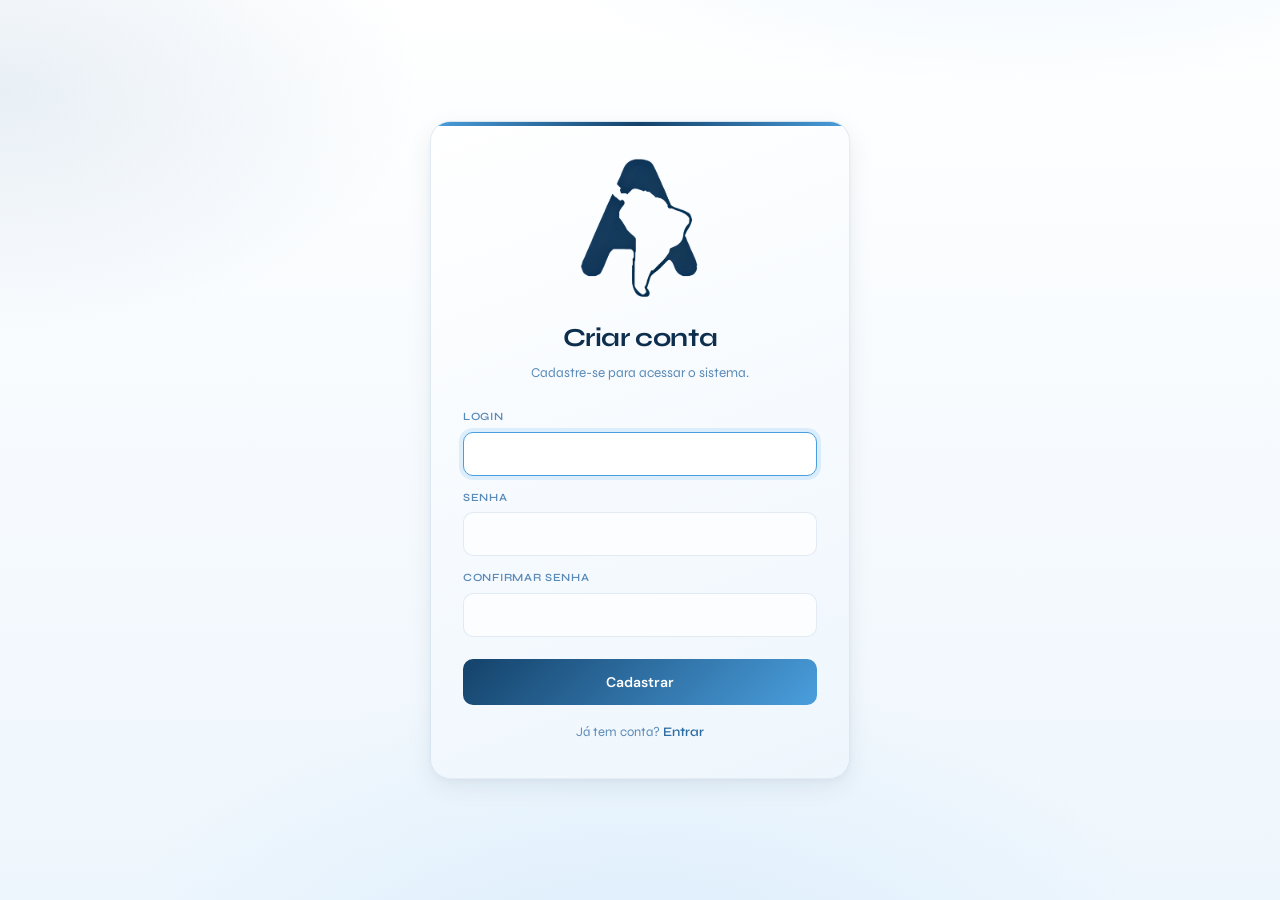
<file: src/main/webapp/cadastro.html>
<!DOCTYPE html>
<html lang="pt-BR">

<head>
    <meta charset="UTF-8">
    <meta name="viewport" content="width=device-width, initial-scale=1.0">
    <title>Cadastro · Transcarga</title>
    <link rel="icon" href="assets/TranscargaLogo.png" type="image/png">
    <link rel="stylesheet" href="Fretes.css">
    <link rel="stylesheet" href="cadastro.css">
</head>

<body>
    <div class="auth-wrap">
        <div class="auth-card">
            <img src="assets/transcarga_sm.png" class="auth-logo" alt="Transcarga">
            <h1>Criar conta</h1>
            <p class="auth-sub">Cadastre-se para acessar o sistema.</p>

            <form class="auth-form" id="cadForm" autocomplete="on">
                <div class="field">
                    <label for="login">Login</label>
                    <input id="login" name="login" type="text" required autofocus minlength="3">
                </div>
                <div class="field">
                    <label for="senha">Senha</label>
                    <input id="senha" name="senha" type="password" required minlength="4">
                </div>
                <div class="field">
                    <label for="senha2">Confirmar senha</label>
                    <input id="senha2" name="senha2" type="password" required minlength="4">
                </div>
                <button type="submit" class="auth-btn">Cadastrar</button>
                <div id="msg" class="auth-msg"></div>
            </form>

            <p class="auth-link">Já tem conta? <a href="login.html">Entrar</a></p>
        </div>
    </div>

    <script>
        const form = document.getElementById('cadForm');
        const msg = document.getElementById('msg');

        form.addEventListener('submit', async (e) => {
            e.preventDefault();
            msg.className = 'auth-msg';
            const senha = document.getElementById('senha').value;
            const senha2 = document.getElementById('senha2').value;
            if (senha !== senha2) {
                msg.className = 'auth-msg error';
                msg.textContent = 'As senhas não conferem.';
                return;
            }
            const body = new URLSearchParams();
            body.set('action', 'cadastrar');
            body.set('login', document.getElementById('login').value);
            body.set('senha', senha);

            try {
                const r = await fetch('AuthServlet', {
                    method: 'POST',
                    headers: { 'Content-Type': 'application/x-www-form-urlencoded;charset=UTF-8' },
                    body
                });
                const data = await r.json();
                if (r.ok && data.success) {
                    msg.className = 'auth-msg ok';
                    msg.textContent = 'Conta criada. Redirecionando para o login...';
                    setTimeout(() => window.location.href = 'login.html', 800);
                } else {
                    msg.className = 'auth-msg error';
                    msg.textContent = data.message || 'Falha ao cadastrar.';
                }
            } catch {
                msg.className = 'auth-msg error';
                msg.textContent = 'Erro de conexão com o servidor.';
            }
        });
    </script>
</body>

</html>
</file>
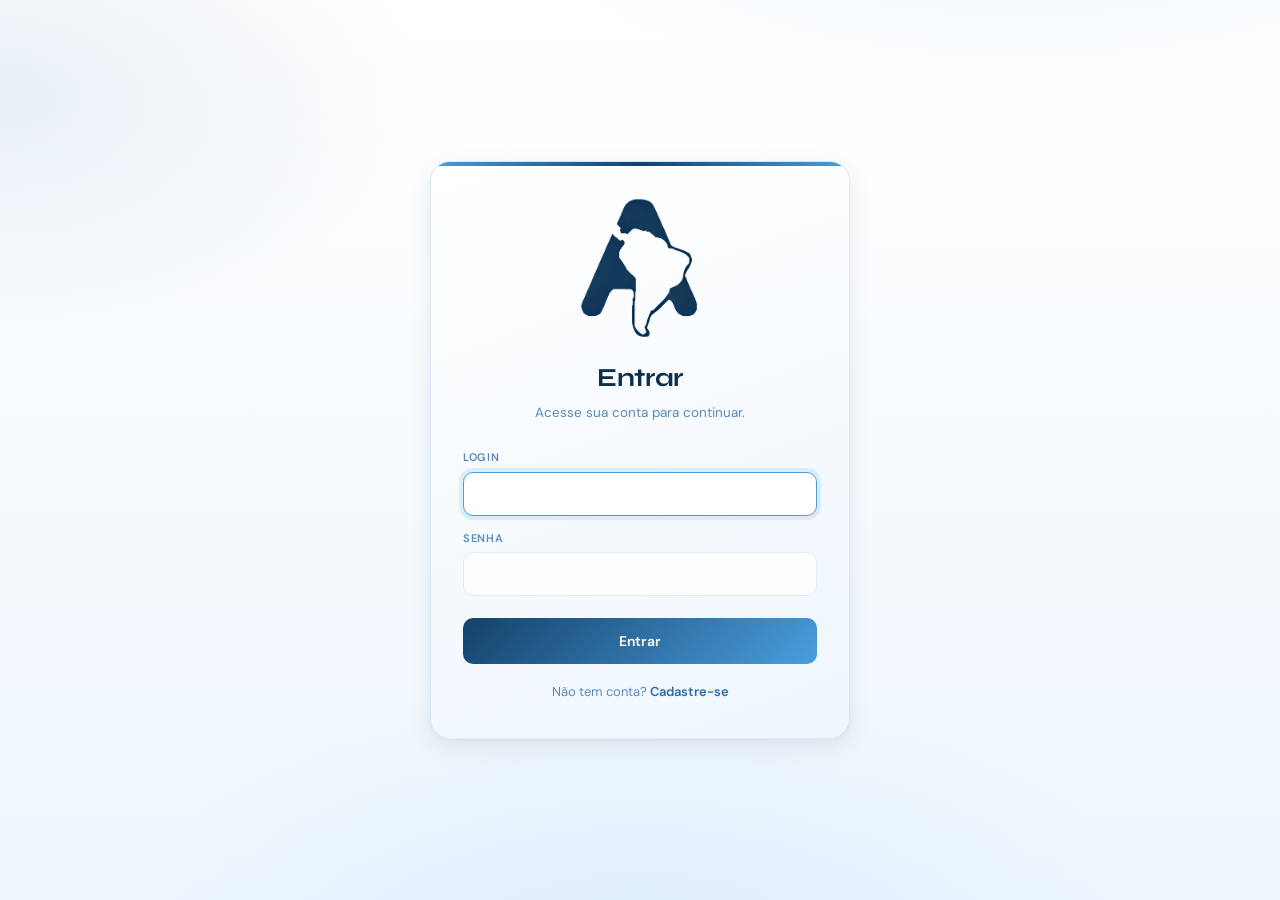
<file: src/main/webapp/login.html>
<!DOCTYPE html>
<html lang="pt-BR">

<head>
    <meta charset="UTF-8">
    <meta name="viewport" content="width=device-width, initial-scale=1.0">
    <title>Login · Transcarga</title>
    <link rel="icon" href="assets/TranscargaLogo.png" type="image/png">
    <link rel="stylesheet" href="Fretes.css">
    <link rel="stylesheet" href="login.css">
</head>

<body>
    <div class="auth-wrap">
        <div class="auth-card">
            <img src="assets/transcarga_sm.png" class="auth-logo" alt="Transcarga">
            <h1>Entrar</h1>
            <p class="auth-sub">Acesse sua conta para continuar.</p>

            <form class="auth-form" id="loginForm" autocomplete="on">
                <div class="field">
                    <label for="login">Login</label>
                    <input id="login" name="login" type="text" required autofocus>
                </div>
                <div class="field">
                    <label for="senha">Senha</label>
                    <input id="senha" name="senha" type="password" required>
                </div>
                <button type="submit" class="auth-btn">Entrar</button>
                <div id="msg" class="auth-msg"></div>
            </form>

            <p class="auth-link">Não tem conta? <a href="cadastro.html">Cadastre-se</a></p>
        </div>
    </div>

    <script>
        const form = document.getElementById('loginForm');
        const msg = document.getElementById('msg');

        form.addEventListener('submit', async (e) => {
            e.preventDefault();
            msg.className = 'auth-msg';
            const body = new URLSearchParams();
            body.set('action', 'login');
            body.set('login', document.getElementById('login').value);
            body.set('senha', document.getElementById('senha').value);

            try {
                const r = await fetch('AuthServlet', {
                    method: 'POST',
                    headers: { 'Content-Type': 'application/x-www-form-urlencoded;charset=UTF-8' },
                    body
                });
                const data = await r.json();
                if (r.ok && data.success) {
                    msg.className = 'auth-msg ok';
                    msg.textContent = 'Login realizado. Redirecionando...';
                    setTimeout(() => {
                        window.location.href = data.admin ? 'home.html' : 'listarFretes.html';
                    }, 400);
                } else {
                    msg.className = 'auth-msg error';
                    msg.textContent = data.message || 'Falha ao entrar.';
                }
            } catch {
                msg.className = 'auth-msg error';
                msg.textContent = 'Erro de conexão com o servidor.';
            }
        });
    </script>
</body>

</html>
</file>
<file: src/main/webapp/Fretes.css>
@import url('https://fonts.googleapis.com/css2?family=DM+Sans:wght@400;500;600&family=Syne:wght@500;600;700;800&family=JetBrains+Mono:wght@400;500&display=swap');

/* ════════════════════════════════════════════════════════════
   DESIGN TOKENS
═══════════════════════════════════════════════════════════ */
:root {
    /* Brand */
    --brand-50: #eef6fd;
    --brand-100: #d9ebfa;
    --brand-200: #b6d6f4;
    --brand-300: #82b8eb;
    --brand-400: #4a9edd;
    --brand-500: #2e6da4;
    --brand-600: #1f5589;
    --brand-700: #14426a;
    --brand-800: #0d2e4d;
    --brand-900: #071a2e;

    --ink: #0a1929;
    --muted: #5a8ab8;
    --soft: #f4f8fc;

    /* Accents */
    --accent: #5eb3f5;
    --success: #16a34a;
    --danger: #dc2626;
    --warning: #d97706;

    /* Surfaces */
    --bg: #f7fafd;
    --surface: #ffffff;
    --surface-2: #fbfdff;
    --border: rgba(46, 109, 164, 0.12);
    --border-strong: rgba(46, 109, 164, 0.22);

    /* Shadows */
    --shadow-xs: 0 1px 2px rgba(13, 46, 77, 0.04);
    --shadow-sm: 0 2px 6px rgba(13, 46, 77, 0.06), 0 1px 2px rgba(13, 46, 77, 0.04);
    --shadow-md: 0 8px 24px rgba(13, 46, 77, 0.08), 0 2px 6px rgba(13, 46, 77, 0.04);
    --shadow-lg: 0 20px 50px rgba(13, 46, 77, 0.12), 0 6px 16px rgba(13, 46, 77, 0.06);
    --shadow-glow: 0 0 0 1px rgba(94, 179, 245, 0.25), 0 8px 30px rgba(74, 158, 221, 0.25);

    /* Radii */
    --r-xs: 6px;
    --r-sm: 10px;
    --r-md: 14px;
    --r-lg: 20px;
    --r-xl: 28px;
    --r-full: 999px;

    /* Type */
    --font-display: 'Syne', system-ui, sans-serif;
    --font-body: 'DM Sans', 'Inter', system-ui, sans-serif;
    --font-mono: 'JetBrains Mono', ui-monospace, monospace;

    /* Motion */
    --ease-out: cubic-bezier(0.22, 1, 0.36, 1);
    --ease-spring: cubic-bezier(0.34, 1.56, 0.64, 1);
}

* {
    margin: 0;
    padding: 0;
    box-sizing: border-box;
}

html {
    scroll-behavior: smooth;
}

body {
    font-family: var(--font-body);
    color: var(--ink);
    background: var(--bg);
    min-height: 100vh;
    display: flex;
    flex-direction: column;
    -webkit-font-smoothing: antialiased;
    -moz-osx-font-smoothing: grayscale;
    line-height: 1.5;
    overflow-x: hidden;
    position: relative;
}

/* Mesh gradient + grid pattern de fundo */
body::before {
    content: '';
    position: fixed;
    inset: 0;
    z-index: -2;
    background:
        radial-gradient(ellipse 80% 50% at 80% -20%, rgba(94, 179, 245, 0.18), transparent 60%),
        radial-gradient(ellipse 60% 50% at 0% 10%, rgba(46, 109, 164, 0.10), transparent 55%),
        radial-gradient(ellipse 70% 60% at 50% 110%, rgba(134, 198, 245, 0.18), transparent 60%),
        linear-gradient(180deg, #ffffff 0%, #eef6fd 100%);
}


::selection {
    background: var(--brand-400);
    color: white;
}

/* ════════════════════════════════════════════════════════════
   HEADER (sticky + glass)
═══════════════════════════════════════════════════════════ */
.header {
    position: sticky;
    top: 0;
    z-index: 50;
    display: flex;
    align-items: center;
    justify-content: space-between;
    padding: 14px 28px;
    height: 68px;
    background: rgba(255, 255, 255, 0.72);
    backdrop-filter: saturate(180%) blur(18px);
    -webkit-backdrop-filter: saturate(180%) blur(18px);
    border-bottom: 1px solid var(--border);
}

.header .brand {
    display: inline-flex;
    align-items: center;
    gap: 10px;
    font-family: var(--font-display);
    font-weight: 700;
    color: var(--brand-700);
    font-size: 15px;
    letter-spacing: 0.4px;
    text-decoration: none;
}

.header .brand .brand-mark {
    width: 28px;
    height: 28px;
    border-radius: 8px;
    background: linear-gradient(135deg, var(--brand-400), var(--brand-700));
    display: grid;
    place-items: center;
    color: white;
    font-size: 14px;
    box-shadow: 0 4px 12px rgba(46, 109, 164, 0.35);
}

.header .brand-logo {
    height: 110px;
    width: auto;
    display: block;
    object-fit: contain;
}

.nav-links {
    display: flex;
    gap: 4px;
    position: absolute;
    left: 50%;
    transform: translateX(-50%);
    background: rgba(255, 255, 255, 0.6);
    border: 1px solid var(--border);
    padding: 4px;
    border-radius: var(--r-full);
    box-shadow: var(--shadow-xs);
}

.nav-links a {
    font-family: var(--font-body);
    font-weight: 500;
    font-size: 13px;
    text-decoration: none;
    color: var(--brand-700);
    padding: 6px 14px;
    border-radius: var(--r-full);
    transition: background 0.2s var(--ease-out), color 0.2s var(--ease-out);
    position: relative;
}

.nav-links a:hover {
    background: var(--brand-50);
    color: var(--brand-800);
}

.nav-links a.active {
    background: var(--brand-700);
    color: #fff;
    box-shadow: 0 4px 14px rgba(46, 109, 164, 0.35);
}

.status-badge {
    font-family: var(--font-body);
    display: inline-flex;
    align-items: center;
    gap: 10px;
    padding: 5px 6px 5px 5px;
    background: linear-gradient(135deg, #ffffff 0%, var(--brand-50) 100%);
    border: 1px solid var(--border);
    border-radius: var(--r-full);
    box-shadow: var(--shadow-xs);
}

.user-avatar {
    width: 30px;
    height: 30px;
    border-radius: 50%;
    background: linear-gradient(135deg, var(--brand-400), var(--brand-700));
    color: #fff;
    font-family: var(--font-display);
    font-weight: 700;
    font-size: 13px;
    display: flex;
    align-items: center;
    justify-content: center;
    text-transform: uppercase;
    letter-spacing: 0.4px;
    box-shadow: 0 2px 6px rgba(46, 109, 164, 0.25);
}

.user-meta {
    display: flex;
    flex-direction: column;
    line-height: 1.1;
    padding-right: 4px;
}

.user-meta .user-name {
    font-size: 12px;
    font-weight: 600;
    color: var(--brand-800);
    letter-spacing: 0.2px;
}

.user-role {
    font-size: 9px;
    font-weight: 700;
    color: var(--brand-700);
    text-transform: uppercase;
    letter-spacing: 0.7px;
    margin-top: 3px;
}

.logout-icon {
    display: inline-flex;
    align-items: center;
    justify-content: center;
    width: 30px;
    height: 30px;
    border-radius: 50%;
    color: var(--brand-700);
    background: transparent;
    border: 1px solid transparent;
    text-decoration: none;
    transition: background 0.18s ease, color 0.18s ease, border-color 0.18s ease;
}

.logout-icon:hover {
    background: #fee2e2;
    color: #b91c1c;
    border-color: #fca5a5;
}

@keyframes pulsar {

    0%,
    100% {
        opacity: 1;
        transform: scale(1);
    }

    50% {
        opacity: 0.55;
        transform: scale(0.9);
    }
}

/* ════════════════════════════════════════════════════════════
   MAIN / FOOTER
═══════════════════════════════════════════════════════════ */
main {
    flex: 1;
    display: flex;
    flex-direction: column;
    align-items: center;
    padding: 0;
}

.final-footer {
    text-align: center;
    padding: 28px 20px;
    font-size: 12.5px;
    color: var(--muted);
    letter-spacing: 0.4px;
    border-top: 1px solid var(--border);
    background: rgba(255, 255, 255, 0.5);
    backdrop-filter: blur(10px);
    -webkit-backdrop-filter: blur(10px);
}

.final-footer strong {
    color: var(--brand-700);
    font-family: var(--font-display);
    font-weight: 700;
}

/* ════════════════════════════════════════════════════════════
   ELEMENTOS COMPARTILHADOS
═══════════════════════════════════════════════════════════ */

/* Eyebrow — texto com gradiente, sem balão */
.eyebrow {
    display: inline-block;
    font-family: var(--font-display);
    font-weight: 700;
    font-size: clamp(13px, 1.1vw, 15px);
    text-transform: uppercase;
    letter-spacing: 4px;
    background: linear-gradient(135deg, var(--brand-400), var(--brand-700));
    -webkit-background-clip: text;
    background-clip: text;
    color: transparent;
}

.eyebrow .eyebrow-dot {
    display: none;
}

/* Botões */
.btn {
    display: inline-flex;
    align-items: center;
    justify-content: center;
    gap: 8px;
    padding: 10px 18px;
    border-radius: var(--r-sm);
    font-family: var(--font-body);
    font-size: 13.5px;
    font-weight: 600;
    cursor: pointer;
    border: 1px solid transparent;
    transition: transform 0.18s var(--ease-out), box-shadow 0.2s var(--ease-out),
        background 0.2s var(--ease-out), color 0.2s var(--ease-out);
    text-decoration: none;
    white-space: nowrap;
}

.btn-primary {
    background: linear-gradient(135deg, var(--brand-500), var(--brand-700));
    color: #fff;
    box-shadow: 0 4px 14px rgba(46, 109, 164, 0.32),
        inset 0 1px 0 rgba(255, 255, 255, 0.18);
}

.btn-primary:hover {
    transform: translateY(-1px);
    box-shadow: 0 8px 22px rgba(46, 109, 164, 0.4),
        inset 0 1px 0 rgba(255, 255, 255, 0.18);
}

.btn-primary:active {
    transform: translateY(0);
}

.btn-ghost {
    background: transparent;
    color: var(--brand-700);
    border: 1px solid var(--border-strong);
}

.btn-ghost:hover {
    background: var(--brand-50);
    border-color: var(--brand-400);
}

.btn-danger {
    background: transparent;
    color: var(--danger);
    border: 1px solid rgba(220, 38, 38, 0.3);
}

.btn-danger:hover {
    background: var(--danger);
    color: #fff;
    border-color: var(--danger);
    transform: translateY(-1px);
    box-shadow: 0 6px 16px rgba(220, 38, 38, 0.25);
}

/* Toast */
.toast {
    position: fixed;
    bottom: 28px;
    right: 28px;
    background: var(--brand-700);
    color: #fff;
    padding: 14px 20px;
    border-radius: var(--r-md);
    font-family: var(--font-body);
    font-size: 13px;
    font-weight: 500;
    box-shadow: var(--shadow-lg);
    animation: slideIn 0.35s var(--ease-spring);
    z-index: 1000;
    display: inline-flex;
    align-items: center;
    gap: 10px;
}

.toast::before {
    content: '';
    width: 8px;
    height: 8px;
    border-radius: 50%;
    background: #4ade80;
    box-shadow: 0 0 0 3px rgba(74, 222, 128, 0.3);
}

.toast.error {
    background: var(--danger);
}

.toast.error::before {
    background: #fca5a5;
    box-shadow: 0 0 0 3px rgba(252, 165, 165, 0.3);
}

@keyframes slideIn {
    from {
        transform: translateX(120%) scale(0.95);
        opacity: 0;
    }

    to {
        transform: translateX(0) scale(1);
        opacity: 1;
    }
}

@keyframes slideOut {
    from {
        transform: translateX(0) scale(1);
        opacity: 1;
    }

    to {
        transform: translateX(120%) scale(0.95);
        opacity: 0;
    }
}

@keyframes fadeUp {
    from {
        opacity: 0;
        transform: translateY(14px);
    }

    to {
        opacity: 1;
        transform: translateY(0);
    }
}

@keyframes fadeOut {
    from {
        opacity: 1;
        transform: scale(1);
    }

    to {
        opacity: 0;
        transform: scale(0.94);
    }
}

@keyframes shimmer {
    0% {
        background-position: -400px 0;
    }

    100% {
        background-position: 400px 0;
    }
}

/* Skeleton loading */
.skeleton {
    background: linear-gradient(90deg,
            rgba(46, 109, 164, 0.06) 0%,
            rgba(46, 109, 164, 0.12) 50%,
            rgba(46, 109, 164, 0.06) 100%);
    background-size: 800px 100%;
    animation: shimmer 1.4s infinite linear;
    border-radius: var(--r-sm);
}

/* Scrollbar leve */
::-webkit-scrollbar {
    width: 17px;
    height: 10px;
}

::-webkit-scrollbar-track {
    background: transparent;
}

::-webkit-scrollbar-thumb {
    background: rgba(46, 109, 164, 0.2);
    border-radius: var(--r-full);
    border: 2px solid transparent;
    background-clip: padding-box;
}

::-webkit-scrollbar-thumb:hover {
    background: rgba(46, 109, 164, 0.4);
    background-clip: padding-box;
    border: 2px solid transparent;
}

@media (max-width: 800px) {
    .header {
        padding: 12px 16px;
    }

    .nav-links {
        position: static;
        transform: none;
        margin: 0 auto;
    }

    .header .brand {
        display: none;
    }

    .status-badge {
        display: none;
    }
}
</file>
<file: src/main/webapp/cadastro.css>
@import url('https://fonts.googleapis.com/css2?family=DM+Sans:wght@400;500&display=swap');
@import url('https://fonts.googleapis.com/css2?family=DM+Sans:wght@400;500&family=Syne:wght@600;700&display=swap');

* {
    margin: 0;
    padding: 0;
    box-sizing: border-box;
}

body {
    font-family: 'Syne', sans-serif;
    background: linear-gradient(180deg, #ffffff 60%, #bbdcf9 100%);
    min-height: 100vh;
    display: flex;
    flex-direction: column;
}

/* ── Navegação ── */
.nav-links {
    display: flex;
    gap: 1.5rem;
    justify-content: center;
    padding: 27px 2rem 14px;
    background: transparent;
    border-bottom: 1px solid rgba(180, 180, 180, 0.35);
    box-shadow: 0 4px 12px rgba(0, 0, 0, 0.06);
}

.nav-links a {
    font-family: 'Syne', sans-serif;
    font-weight: 400;
    font-size: 13px;
    text-decoration: none;
    text-transform: uppercase;
    color: #2e6da4;
    position: relative;
    padding-bottom: 4px;
    transition: color 0.25s;
}

.nav-links a::after {
    content: '';
    position: absolute;
    left: 0;
    bottom: 0;
    width: 100%;
    height: 2px;
    background: white;
    transform: scaleX(0);
    transform-origin: center;
    transition: transform 0.25s ease;
}

.nav-links a:hover {
    color: white;
}

.nav-links a:hover::after {
    transform: scaleX(1);
}

/* ── Main ── */
main {
    flex: 1;
    display: flex;
    flex-direction: row;
    align-items: center;
    justify-content: flex-start;
    padding-right: 8rem;
}

/* ── Lado da logo ── */
.lado-logo {
    flex: 1;
    display: flex;
    flex-direction: column;
    align-items: center;
    justify-content: center;
}

.logo-grande {
    width: 70%;
    max-width: 1500px;
    object-fit: contain;
    padding-bottom: 20px;
}

/* ── Lado do formulário ── */
.lado-form {
    flex: 1;
    display: flex;
    flex-direction: column;
    justify-content: center;
    gap: 1.5rem;
    padding: 3rem;
    position: relative;
}

/* ── Status badge (canto superior direito do form) ── */
.status-badge {
    font-family: 'DM Sans', sans-serif;
    font-weight: 400;
    display: inline-flex;
    align-items: center;
    gap: 5px;
    font-size: 11px;
    background: white;
    color: #4a9edd;
    padding: 3px 8px;
    border-radius: 99px;
    position: absolute;
    top: 2.9rem;
    right: 3rem;
    border: 1px solid rgba(46, 109, 164, 0.6);
}

.dot {
    width: 6px;
    height: 6px;
    background: #4a9edd;
    border-radius: 50%;
    animation: pulsar 1.5s infinite;
}

@keyframes pulsar {
    0%, 100% { opacity: 1; }
    50%       { opacity: 0.3; }
}

/* ── Card header ── */
.card-header {
    display: flex;
    flex-direction: column;
    gap: 6px;
}

.card-header h1 {
    font-family: 'Syne', sans-serif;
    font-size: 22px;
    font-weight: 700;
    color: #14426a;
}

.card-header h2 {
    font-size: 13px;
    font-weight: 400;
    color: #5a8ab8;
}

.icone-cadastro {
    height: 75px;
    width: 55px;
    object-fit: contain;
    border-radius: 10px;
}

/* ── Formulário ── */
form {
    display: flex;
    flex-direction: column;
    gap: 10px;
}

.field {
    display: flex;
    flex-direction: column;
    gap: 6px;
    color: #3498db;

}

.field label {
    font-size: 13px;
    font-weight: 500;
    color: #2e6da4;
}

.field input {
    height: 38px;
    padding: 0 12px;
    background: transparent;
    border: 1px solid rgba(46, 109, 164, 0.3);
    border-radius: 8px;
    font-size: 14px;
    font-family: 'DM Sans', sans-serif;
    color: #14426a;
    outline: none;
    transition: border-color 0.2s;
}

.field input::placeholder {
    color: #555;
}

.field input:focus {
    border-color: #2e6da4;
}

/* ── Rodapé do card ── */
.card-footer {
    display: flex;
    justify-content: space-between;
    align-items: center;
    margin-top: 0.5rem;
}

.btn-home {
    text-decoration: none;
    font-size: 13px;
    font-family: 'DM Sans', sans-serif;
    color: #2e6da4;
    border: 1px solid rgba(46, 109, 164, 0.4);
    padding: 7px 14px;
    border-radius: 8px;
    transition: background 0.2s;
}

.btn-home:hover {
    background: rgba(46, 109, 164, 0.08);
}

.btn-submit {
    background: #2e6da4;
    color: #f0f0f0;
    border: none;
    padding: 8px 20px;
    border-radius: 8px;
    font-size: 14px;
    font-weight: 500;
    font-family: 'DM Sans', sans-serif;
    cursor: pointer;
    transition: background 0.2s;
}

.btn-submit:hover {
    background: #1a3a5c;
}

/* ── Footer final ── */
.final-footer {
    text-align: center;
    padding-bottom: 20px;
    font-size: 15px;
    color: rgba(46, 109, 164, 0.873);
    letter-spacing: 0.5px;
}

/* ── Auth (migrado de cadastro.html) ── */
.auth-wrap {
    min-height: 100vh;
    display: grid;
    place-items: center;
    padding: 40px 20px;
}

.auth-card {
    width: min(420px, 100%);
    background: linear-gradient(160deg, #ffffff 0%, var(--brand-50) 100%);
    border: 1px solid var(--border);
    border-radius: var(--r-lg);
    box-shadow: var(--shadow-md);
    padding: 36px 32px;
    position: relative;
    overflow: hidden;
}

.auth-card::before {
    content: '';
    position: absolute;
    top: 0; left: 0; right: 0;
    height: 4px;
    background: linear-gradient(90deg, var(--brand-400), var(--brand-700), var(--brand-400));
}

.auth-logo {
    display: block;
    width: 120px;
    margin: 0 auto 18px;
}

.auth-card h1 {
    font-family: var(--font-display);
    font-size: 26px;
    font-weight: 700;
    color: var(--brand-800);
    text-align: center;
    margin-bottom: 6px;
    letter-spacing: -0.4px;
}

.auth-card .auth-sub {
    text-align: center;
    color: var(--muted);
    font-size: 13.5px;
    margin-bottom: 26px;
}

.auth-form {
    display: flex;
    flex-direction: column;
    gap: 14px;
}

.field {
    display: flex;
    flex-direction: column;
    gap: 6px;
}

.field label {
    font-size: 11px;
    font-weight: 600;
    color: var(--muted);
    text-transform: uppercase;
    letter-spacing: 0.7px;
}

.field input {
    height: 44px;
    padding: 0 14px;
    background: var(--surface-2);
    border: 1px solid var(--border);
    border-radius: var(--r-sm);
    font-size: 14px;
    font-family: var(--font-body);
    color: var(--brand-800);
    outline: none;
    transition: border-color 0.2s, box-shadow 0.2s, background 0.2s;
}

.field input:focus {
    border-color: var(--brand-400);
    background: #fff;
    box-shadow: 0 0 0 4px rgba(94, 179, 245, 0.18);
}

.auth-btn {
    margin-top: 8px;
    height: 46px;
    border: none;
    border-radius: var(--r-sm);
    background: linear-gradient(135deg, var(--brand-700), var(--brand-400));
    color: #fff;
    font-weight: 600;
    font-size: 14px;
    font-family: var(--font-body);
    cursor: pointer;
    transition: transform 0.15s, box-shadow 0.2s;
}

.auth-btn:hover {
    transform: translateY(-1px);
    box-shadow: 0 8px 22px rgba(46, 109, 164, 0.28);
}

.auth-link {
    text-align: center;
    margin-top: 18px;
    font-size: 13px;
    color: var(--muted);
}

.auth-link a {
    color: var(--brand-500);
    font-weight: 600;
    text-decoration: none;
}

.auth-link a:hover {
    text-decoration: underline;
}

.auth-msg {
    margin-top: 12px;
    padding: 10px 12px;
    border-radius: var(--r-sm);
    font-size: 13px;
    display: none;
}

.auth-msg.error {
    background: rgba(220, 38, 38, 0.08);
    color: var(--danger);
    border: 1px solid rgba(220, 38, 38, 0.22);
    display: block;
}

.auth-msg.ok {
    background: rgba(22, 163, 74, 0.08);
    color: var(--success);
    border: 1px solid rgba(22, 163, 74, 0.22);
    display: block;
}
</file>
<file: src/main/webapp/login.css>
.auth-wrap {
    min-height: 100vh;
    display: grid;
    place-items: center;
    padding: 40px 20px;
}

.auth-card {
    width: min(420px, 100%);
    background: linear-gradient(160deg, #ffffff 0%, var(--brand-50) 100%);
    border: 1px solid var(--border);
    border-radius: var(--r-lg);
    box-shadow: var(--shadow-md);
    padding: 36px 32px;
    position: relative;
    overflow: hidden;
}

.auth-card::before {
    content: '';
    position: absolute;
    top: 0; left: 0; right: 0;
    height: 4px;
    background: linear-gradient(90deg, var(--brand-400), var(--brand-700), var(--brand-400));
}

.auth-logo {
    display: block;
    width: 120px;
    margin: 0 auto 18px;
}

.auth-card h1 {
    font-family: var(--font-display);
    font-size: 26px;
    font-weight: 700;
    color: var(--brand-800);
    text-align: center;
    margin-bottom: 6px;
    letter-spacing: -0.4px;
}

.auth-card .auth-sub {
    text-align: center;
    color: var(--muted);
    font-size: 13.5px;
    margin-bottom: 26px;
}

.auth-form {
    display: flex;
    flex-direction: column;
    gap: 14px;
}

.field {
    display: flex;
    flex-direction: column;
    gap: 6px;
}

.field label {
    font-size: 11px;
    font-weight: 600;
    color: var(--muted);
    text-transform: uppercase;
    letter-spacing: 0.7px;
}

.field input {
    height: 44px;
    padding: 0 14px;
    background: var(--surface-2);
    border: 1px solid var(--border);
    border-radius: var(--r-sm);
    font-size: 14px;
    font-family: var(--font-body);
    color: var(--brand-800);
    outline: none;
    transition: border-color 0.2s, box-shadow 0.2s, background 0.2s;
}

.field input:focus {
    border-color: var(--brand-400);
    background: #fff;
    box-shadow: 0 0 0 4px rgba(94, 179, 245, 0.18);
}

.auth-btn {
    margin-top: 8px;
    height: 46px;
    border: none;
    border-radius: var(--r-sm);
    background: linear-gradient(135deg, var(--brand-700), var(--brand-400));
    color: #fff;
    font-weight: 600;
    font-size: 14px;
    font-family: var(--font-body);
    cursor: pointer;
    transition: transform 0.15s, box-shadow 0.2s;
}

.auth-btn:hover {
    transform: translateY(-1px);
    box-shadow: 0 8px 22px rgba(46, 109, 164, 0.28);
}

.auth-link {
    text-align: center;
    margin-top: 18px;
    font-size: 13px;
    color: var(--muted);
}

.auth-link a {
    color: var(--brand-500);
    font-weight: 600;
    text-decoration: none;
}

.auth-link a:hover {
    text-decoration: underline;
}

.auth-msg {
    margin-top: 12px;
    padding: 10px 12px;
    border-radius: var(--r-sm);
    font-size: 13px;
    display: none;
}

.auth-msg.error {
    background: rgba(220, 38, 38, 0.08);
    color: var(--danger);
    border: 1px solid rgba(220, 38, 38, 0.22);
    display: block;
}

.auth-msg.ok {
    background: rgba(22, 163, 74, 0.08);
    color: var(--success);
    border: 1px solid rgba(22, 163, 74, 0.22);
    display: block;
}
</file>
